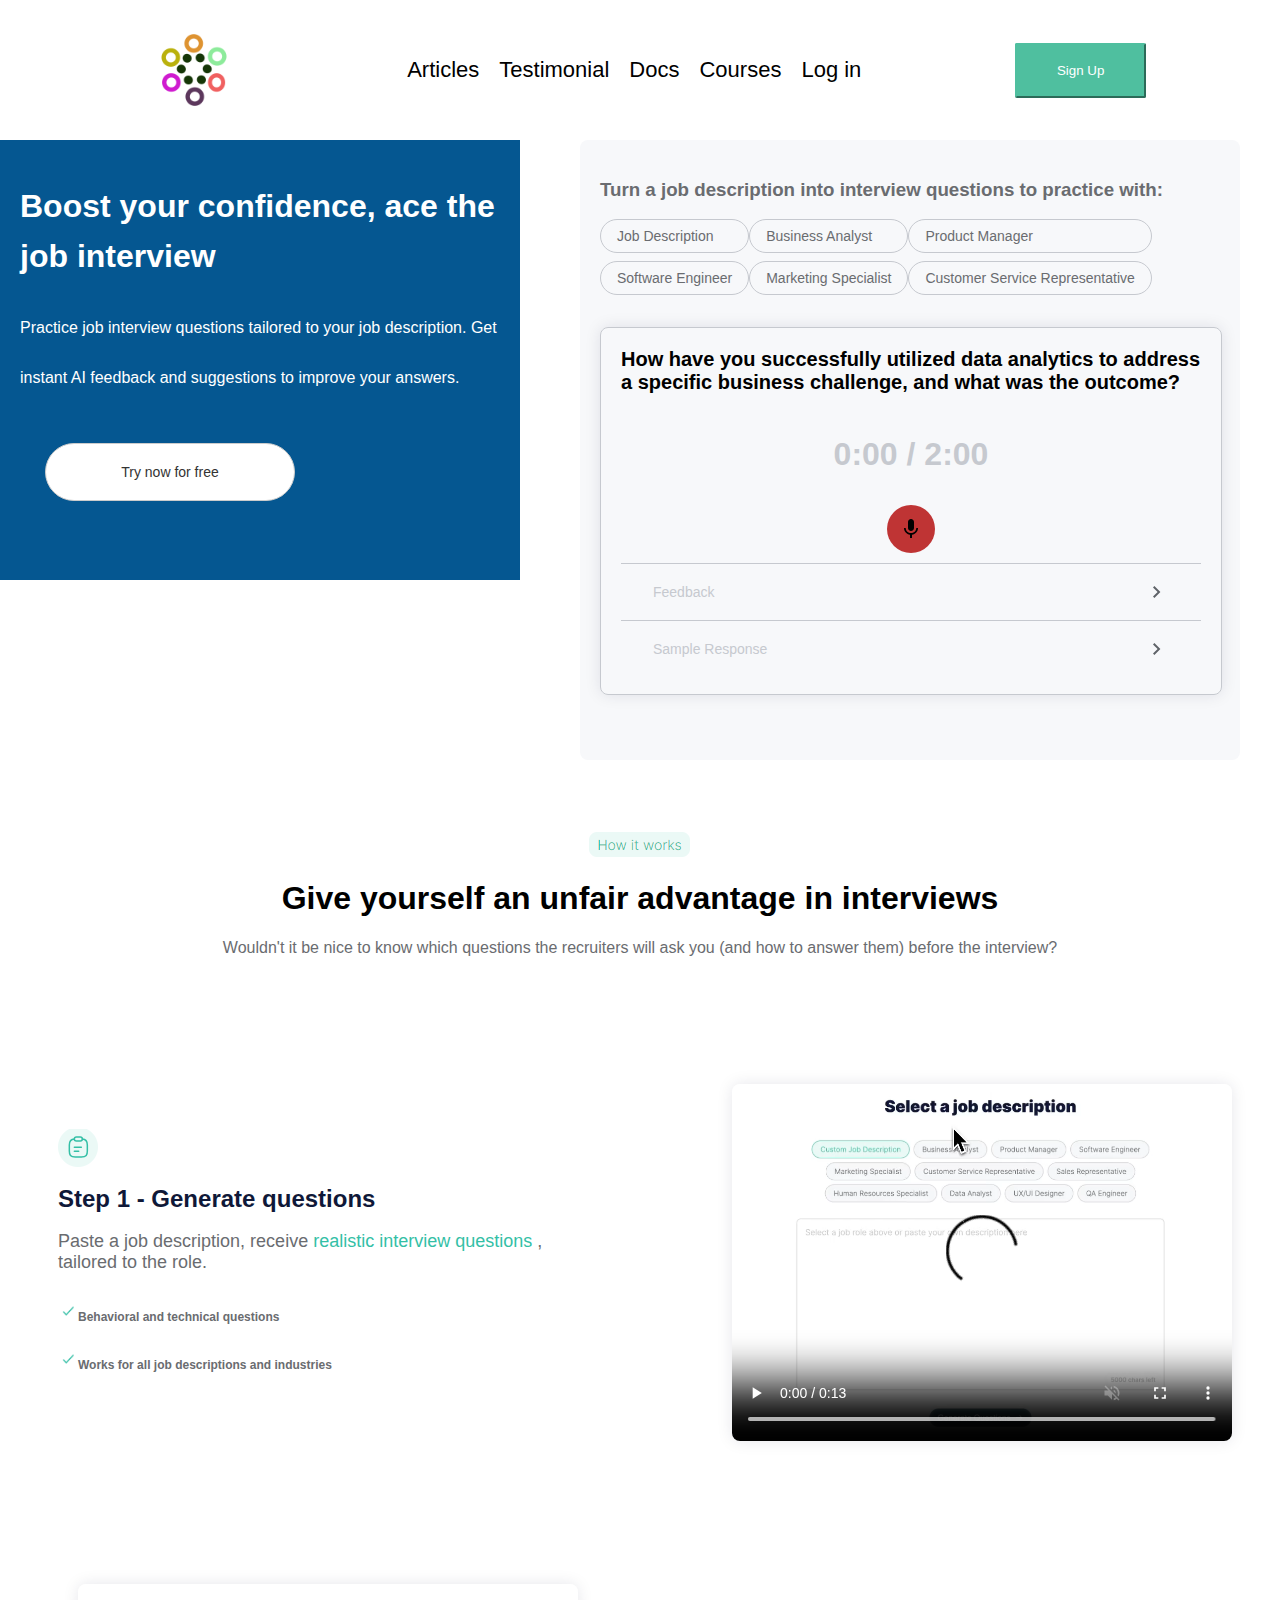
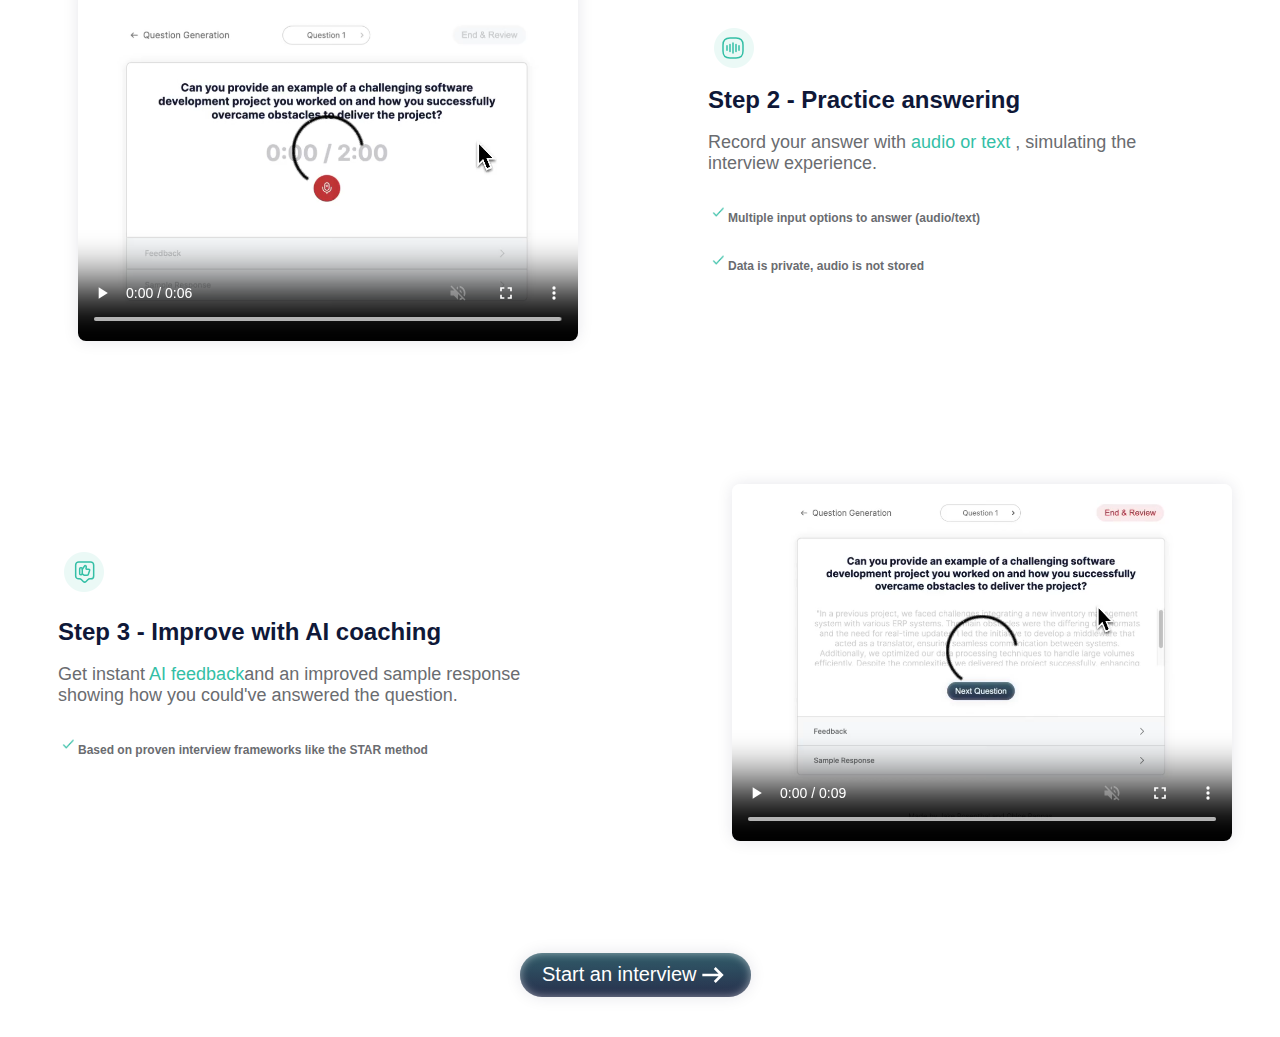
<file: index.html>
<html>
    <head>
        <link rel="stylesheet" href="./index.css">
    </head>
    <title>featurepreneur</title>
<body>

    <div class="container">
        <div class="navbar">
            <div class="logo">
                <img src="./logo.png" width="80px" height="80px">
            </div>
            <div class="nav-links">
                <ul>
                    <li><a href="#">Articles</a></li>
                    <li><a href="#">Testimonial</a></li>
                    <li><a href="#">Docs</a></li>
                    <li><a href="#">Courses</a></li>
                    <li><a href="#">Log in</a></li>

                </ul>
            </div>
            <div class="btn">
                <button class="sign" >Sign Up</button>
            </div>
        </div>
    </div>
    <div class="container1">
        <div class="mx-w">
            <div class="content">
                <h1 >Boost your confidence,
                    ace the job interview</h1>
                <p>Practice job interview questions tailored to your job description. Get instant AI feedback and suggestions to improve your answers.</p>
                <div class="button">
                    <div class="b-bt">
                        <button class="b-bt1">Try now for free</button>
                    </div>
                </div>
            </div>
                       <div class="right-comp">
                <div class="wrap-clm flex-clm">
                    <h3 style="color: #6a6c70;
                ">Turn a <b>job description</b>  into <b>interview questions</b> to practice with:
                    </h3>
                    <div class="chip">
                        <div class="role-chip">
                            <label class="chips border" >Job Description</label>
                            <label class="chips border">Business Analyst</label>
                            <label class="chips border">Product Manager</label>
                            <label class="chips border">Software Engineer</label>
                            <label class="chips border">Marketing Specialist</label>
                            <label class="chips border">Customer Service Representative</label>

                        </div>
                    </div> </div>
                    <div class="flx qusbox">
                        <div class="sub-qusbox">
                            <h2 style="font-size: 1.25rem;
                            font-weight: 700;
                            margin: 0;" >How have you successfully utilized data analytics to address a specific business challenge, and what was the outcome?</h2>
                        <div class="recorder">
                            <div class="stopwatch">
                                <p>0:00 / 2:00</p>
                            </div>
                            <button class="microphone">
                                <svg xmlns="http://www.w3.org/2000/svg" height="24" viewBox="0 0 24 24" width="24"><path d="M0 0h24v24H0z" fill="none"/><path d="M12 14c1.66 0 2.99-1.34 2.99-3L15 5c0-1.66-1.34-3-3-3S9 3.34 9 5v6c0 1.66 1.34 3 3 3zm5.3-3c0 3-2.54 5.1-5.3 5.1S6.7 14 6.7 11H5c0 3.41 2.72 6.23 6 6.72V21h2v-3.28c3.28-.48 6-3.3 6-6.72h-1.7z"/></svg>
                            </button>

                            
                        </div>

                        <details class="accordion-section">
                            <summary class="empty">
                                <h4>Feedback</h4>
                                <svg xmlns="http://www.w3.org/2000/svg" height="24px" viewBox="0 -960 960 960" width="24px" fill="#5f6368"><path d="M504-480 320-664l56-56 240 240-240 240-56-56 184-184Z"/></svg>
                            </summary>
                        </details>
                        <details class="accordion-section">
                            <summary class="empty">
                                <h4>Sample Response</h4>
                                <svg xmlns="http://www.w3.org/2000/svg" height="24px" viewBox="0 -960 960 960" width="24px" fill="#5f6368"><path d="M504-480 320-664l56-56 240 240-240 240-56-56 184-184Z"/></svg>
                            </summary>
                        </details>
                       
                    </div>
                </div>
            </div>
        </div>
    </div>

    <div class="sub-cont" style="text-align: center;padding: 40px;margin: 0 auto; margin-top: 30px;max-width: 1200px;">
        <img src="./howitworks.png">
        <h1><b>Give yourself an unfair advantage in interviews</b></h1>
        <p style="color: #6a6c70;">Wouldn't it be nice to know which questions the recruiters will ask you (and how to answer them) before the interview?
        </p>
    </div>

    <div class="container2">
        <div class="navbar1">
            <div class="content1">
                <div><img src="./step1.png">     
                </div>
                <h4 style="font-size: 1.5rem;
                font-weight: 600;
                margin: 0;
                color: #0f1838;padding-top: 18px;">Step 1 - Generate questions</h4> <br>
                <p style="margin: 0;
                font-size: 1.125rem;
                color: #6a6c70;">Paste a job description, receive <span style="color:#34BFA6"> realistic interview questions </span>, tailored to the role.</p>
                <div class="substep" style="line-height: 0.1;">
                    <h6 style="color: #6a6c70;font-size: 12px;"><img src="./tick.png" width="20px" height="20px">Behavioral and technical questions</h6>
                    <h6 style="color: #6a6c70; font-size: 12px;"><img src="./tick.png" width="20px" height="20px">Works for all job descriptions and industries</h6>
   
                </div>
                
            </div>
            
            <div class="step1">
                <video controls class="video-embed" width="560" height="560" autoplay muted>
                    <source src="./step-1.mp4" type="video/ogg">
                  </video>
                  
            </div>


        </div>
    </div>
    <div class="container3">
        <div class="navbar2">
            <div class="step2">
                <video controls class="video-embed" width="560" height="560" autoplay muted>
                    <source src="./step-2.mp4" type="video/ogg">
                  </video>
                  
            </div>

            <div class="content2">
                <div><img src="./step2.png">     
                </div>
                <h4 style="font-size: 1.5rem;
                font-weight: 600;
                margin: 0;
                color: #0f1838;padding-top: 18px;">Step 2 - Practice answering</h4> <br>
                <p style="margin: 0;
                font-size: 1.125rem;
                color: #6a6c70;">Record your answer with <span style="color:#34BFA6"> audio or text </span>, simulating the interview experience.</p>
                <div class="substep" style="line-height: 0.1;">
                    <h6 style="color: #6a6c70;font-size: 12px;"><img src="./tick.png" width="20px" height="20px">Multiple input options to answer (audio/text)</h6>
                    <h6 style="color: #6a6c70; font-size: 12px;"><img src="./tick.png" width="20px" height="20px">Data is private, audio is not stored</h6>
   
                </div>
                
            </div>
        

        </div>
    </div>
    <div class="container4">
        <div class="navbar3">
            <div class="content3">
                <div><img src="./step3.png">     
                </div>
                <h4 style="font-size: 1.5rem;
                font-weight: 600;
                margin: 0;
                color: #0f1838;padding-top: 18px;">Step 3 - Improve with AI coaching</h4> <br>
                <p style="margin: 0;
                font-size: 1.125rem;
                color: #6a6c70;">Get instant <span style="color:#34BFA6">  AI feedback</span>and an improved sample response showing how you could've answered the question.</p>
                <div class="substep" style="line-height: 0.1;">
                    <h6 style="color: #6a6c70;font-size: 12px;"><img src="./tick.png" width="20px" height="20px">Based on proven interview frameworks like the STAR method
                    </h6>
   
                </div>
                
            </div>
            
            <div class="step3">
                <video controls class="video-embed" width="560" height="560" autoplay muted>
                    <source src="./step-3.mp4" type="video/ogg">
                  </video>
                  
            </div>


        </div>
    </div>
    <div class="sub-cont1" style="padding: 40px;margin: 0 auto; margin-left: 480px;max-width: 1200px;">
        <button class="modern-btn">Start an interview
            <svg xmlns="http://www.w3.org/2000/svg" height="24px" viewBox="0 -960 960 960" width="24px" fill="#fff"><path d="m560-240-56-58 142-142H160v-80h486L504-662l56-58 240 240-240 240Z"/></svg>
        </button>
    </div>



</body>



</html>
</file>
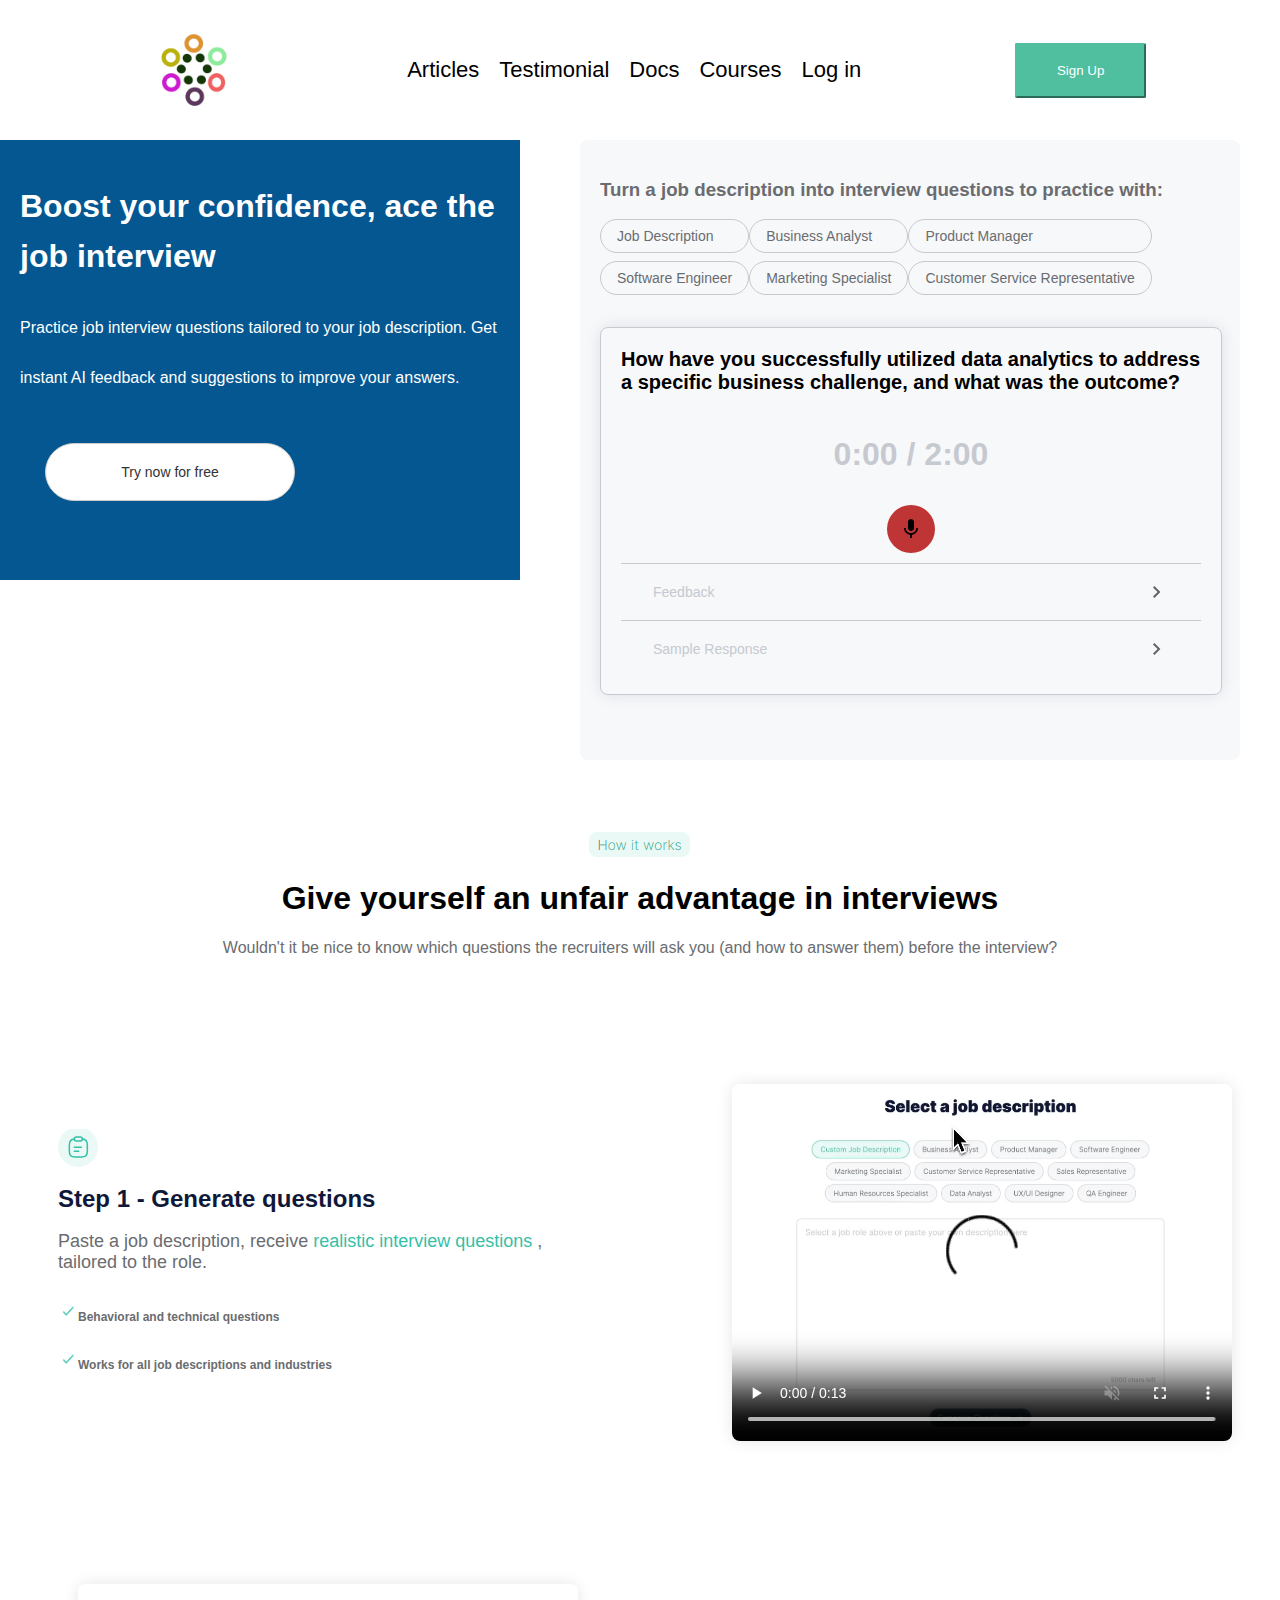
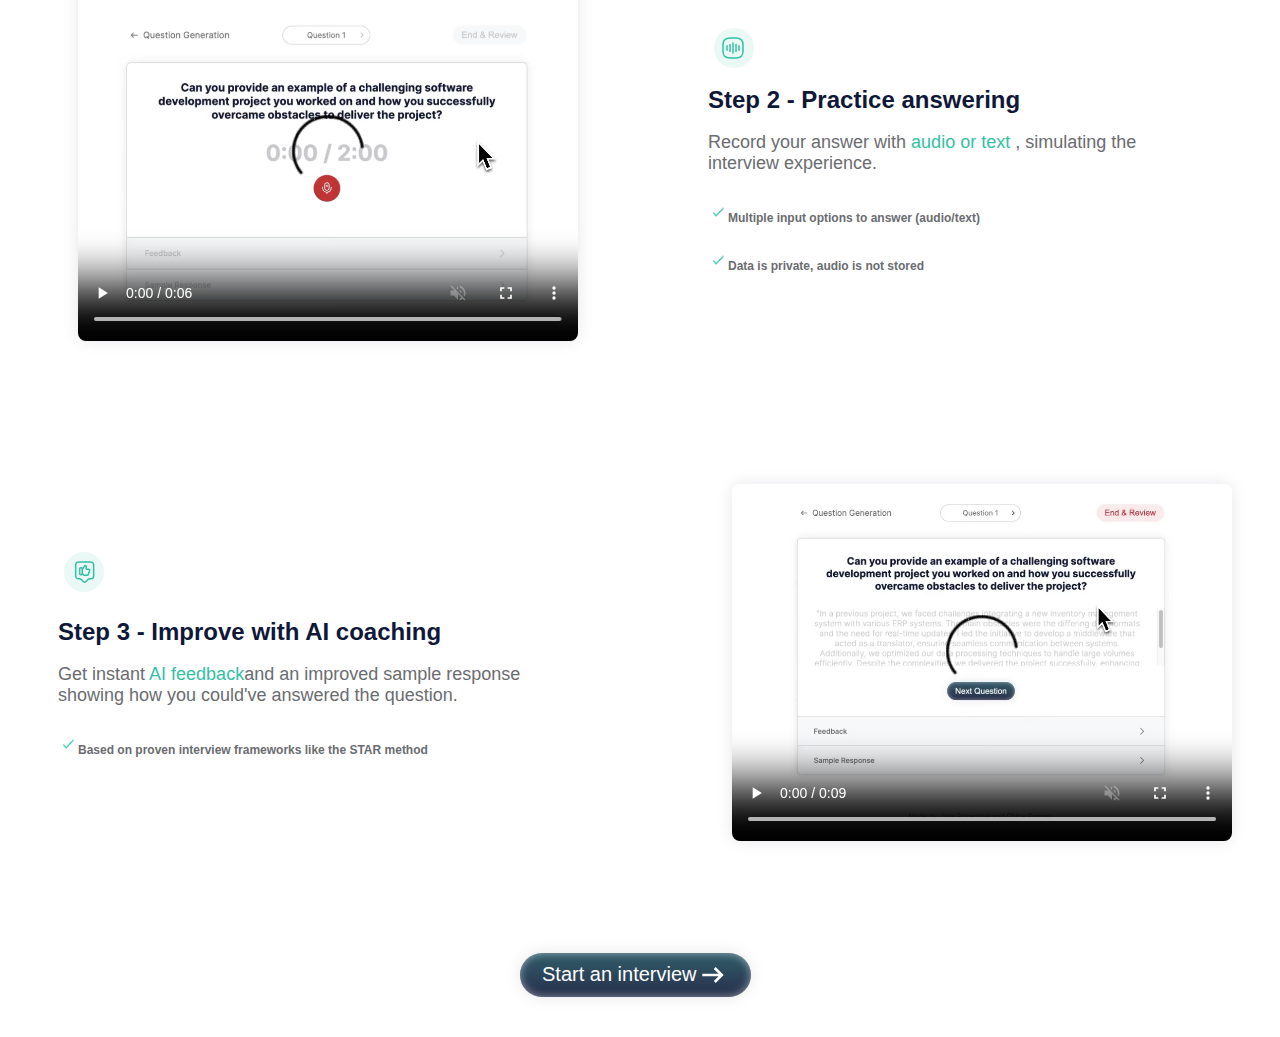
<file: index copy.html>
<html>
    <head>
        <link rel="stylesheet" href="./index.css">
    </head>
    <title>featurepreneur</title>
<body>

    <div class="container">
        <div class="navbar">
            <div class="logo">
                <img src="./logo.png" width="80px" height="80px">
            </div>
            <div class="nav-links">
                <ul>
                    <li><a href="#">Articles</a></li>
                    <li><a href="#">Testimonial</a></li>
                    <li><a href="#">Docs</a></li>
                    <li><a href="#">Courses</a></li>
                    <li><a href="#">Log in</a></li>

                </ul>
            </div>
            <div class="btn">
                <button class="sign" >Sign Up</button>
            </div>
        </div>
    </div>
    <div class="container1">
        <div class="mx-w">
            <div class="content">
                <h1 >Boost your confidence,
                    ace the job interview</h1>
                <p>Practice job interview questions tailored to your job description. Get instant AI feedback and suggestions to improve your answers.</p>
                <div class="button">
                    <div class="b-bt">
                        <button class="b-bt1">Try now for free</button>
                    </div>
                </div>
            </div>
                       <div class="right-comp">
                <div class="wrap-clm flex-clm">
                    <h3 style="color: #6a6c70;
                ">Turn a <b>job description</b>  into <b>interview questions</b> to practice with:
                    </h3>
                    <div class="chip">
                        <div class="role-chip">
                            <label class="chips border" >Job Description</label>
                            <label class="chips border">Business Analyst</label>
                            <label class="chips border">Product Manager</label>
                            <label class="chips border">Software Engineer</label>
                            <label class="chips border">Marketing Specialist</label>
                            <label class="chips border">Customer Service Representative</label>

                        </div>
                    </div> </div>
                    <div class="flx qusbox">
                        <div class="sub-qusbox">
                            <h2 style="font-size: 1.25rem;
                            font-weight: 700;
                            margin: 0;" >How have you successfully utilized data analytics to address a specific business challenge, and what was the outcome?</h2>
                        <div class="recorder">
                            <div class="stopwatch">
                                <p>0:00 / 2:00</p>
                            </div>
                            <button class="microphone">
                                <svg xmlns="http://www.w3.org/2000/svg" height="24" viewBox="0 0 24 24" width="24"><path d="M0 0h24v24H0z" fill="none"/><path d="M12 14c1.66 0 2.99-1.34 2.99-3L15 5c0-1.66-1.34-3-3-3S9 3.34 9 5v6c0 1.66 1.34 3 3 3zm5.3-3c0 3-2.54 5.1-5.3 5.1S6.7 14 6.7 11H5c0 3.41 2.72 6.23 6 6.72V21h2v-3.28c3.28-.48 6-3.3 6-6.72h-1.7z"/></svg>
                            </button>

                            
                        </div>

                        <details class="accordion-section">
                            <summary class="empty">
                                <h4>Feedback</h4>
                                <svg xmlns="http://www.w3.org/2000/svg" height="24px" viewBox="0 -960 960 960" width="24px" fill="#5f6368"><path d="M504-480 320-664l56-56 240 240-240 240-56-56 184-184Z"/></svg>
                            </summary>
                        </details>
                        <details class="accordion-section">
                            <summary class="empty">
                                <h4>Sample Response</h4>
                                <svg xmlns="http://www.w3.org/2000/svg" height="24px" viewBox="0 -960 960 960" width="24px" fill="#5f6368"><path d="M504-480 320-664l56-56 240 240-240 240-56-56 184-184Z"/></svg>
                            </summary>
                        </details>
                       
                    </div>
                </div>
            </div>
        </div>
    </div>

    <div class="sub-cont" style="text-align: center;padding: 40px;margin: 0 auto; margin-top: 30px;max-width: 1200px;">
        <img src="./howitworks.png">
        <h1><b>Give yourself an unfair advantage in interviews</b></h1>
        <p style="color: #6a6c70;">Wouldn't it be nice to know which questions the recruiters will ask you (and how to answer them) before the interview?
        </p>
    </div>

    <div class="container2">
        <div class="navbar1">
            <div class="content1">
                <div><img src="./step1.png">     
                </div>
                <h4 style="font-size: 1.5rem;
                font-weight: 600;
                margin: 0;
                color: #0f1838;padding-top: 18px;">Step 1 - Generate questions</h4> <br>
                <p style="margin: 0;
                font-size: 1.125rem;
                color: #6a6c70;">Paste a job description, receive <span style="color:#34BFA6"> realistic interview questions </span>, tailored to the role.</p>
                <div class="substep" style="line-height: 0.1;">
                    <h6 style="color: #6a6c70;font-size: 12px;"><img src="./tick.png" width="20px" height="20px">Behavioral and technical questions</h6>
                    <h6 style="color: #6a6c70; font-size: 12px;"><img src="./tick.png" width="20px" height="20px">Works for all job descriptions and industries</h6>
   
                </div>
                
            </div>
            
            <div class="step1">
                <video controls class="video-embed" width="560" height="560" autoplay muted>
                    <source src="./step-1.mp4" type="video/ogg">
                  </video>
                  
            </div>


        </div>
    </div>
    <div class="container3">
        <div class="navbar2">
            <div class="step2">
                <video controls class="video-embed" width="560" height="560" autoplay muted>
                    <source src="./step-2.mp4" type="video/ogg">
                  </video>
                  
            </div>

            <div class="content2">
                <div><img src="./step2.png">     
                </div>
                <h4 style="font-size: 1.5rem;
                font-weight: 600;
                margin: 0;
                color: #0f1838;padding-top: 18px;">Step 2 - Practice answering</h4> <br>
                <p style="margin: 0;
                font-size: 1.125rem;
                color: #6a6c70;">Record your answer with <span style="color:#34BFA6"> audio or text </span>, simulating the interview experience.</p>
                <div class="substep" style="line-height: 0.1;">
                    <h6 style="color: #6a6c70;font-size: 12px;"><img src="./tick.png" width="20px" height="20px">Multiple input options to answer (audio/text)</h6>
                    <h6 style="color: #6a6c70; font-size: 12px;"><img src="./tick.png" width="20px" height="20px">Data is private, audio is not stored</h6>
   
                </div>
                
            </div>
        

        </div>
    </div>
    <div class="container4">
        <div class="navbar3">
            <div class="content3">
                <div><img src="./step3.png">     
                </div>
                <h4 style="font-size: 1.5rem;
                font-weight: 600;
                margin: 0;
                color: #0f1838;padding-top: 18px;">Step 3 - Improve with AI coaching</h4> <br>
                <p style="margin: 0;
                font-size: 1.125rem;
                color: #6a6c70;">Get instant <span style="color:#34BFA6">  AI feedback</span>and an improved sample response showing how you could've answered the question.</p>
                <div class="substep" style="line-height: 0.1;">
                    <h6 style="color: #6a6c70;font-size: 12px;"><img src="./tick.png" width="20px" height="20px">Based on proven interview frameworks like the STAR method
                    </h6>
   
                </div>
                
            </div>
            
            <div class="step3">
                <video controls class="video-embed" width="560" height="560" autoplay muted>
                    <source src="./step-3.mp4" type="video/ogg">
                  </video>
                  
            </div>


        </div>
    </div>
    <div class="sub-cont1" style="padding: 40px;margin: 0 auto; margin-left: 480px;max-width: 1200px;">
        <button class="modern-btn">Start an interview
            <svg xmlns="http://www.w3.org/2000/svg" height="24px" viewBox="0 -960 960 960" width="24px" fill="#fff"><path d="m560-240-56-58 142-142H160v-80h486L504-662l56-58 240 240-240 240Z"/></svg>
        </button>
    </div>



</body>



</html>
</file>
<file: index.css>
body{
    margin:0;
    font-family: 'Montserrat', sans-serif;
}
.container{
    padding: 20px; background-color:#fff;
}
 
  .navbar  {
     display: flex; align-items: center;
 justify-content: space-evenly; max-width: 1350px;
  margin-left: auto; margin-right: auto;  width: 100%; padding: 10px;}

  .container .nav-links ul {
     display: flex;
     list-style-type: none;
 }
  .container .nav-links ul li a{
     text-decoration: none;
     margin: 0 10px;
     color: black;
     font-size: 22px; font-weight: 400;
  }
  .container .logo,.container .nav-links{
     display: flex;
     align-items: center;
  }
  
  .btn{
    display: flex; align-items: center; gap:6px;
  }
  
  .sign{
    padding: 16px 40px;
    height: 55px;
    margin: 0 0 0 20px;
    color: #fff ;
    background-color: #4fbf9f;
    border-color: #4fbf9f;
    border-radius: 2px;
  }
   
.container1{
    max-width: 1200px;
    margin: 0 auto; padding: 0;
}
.content{
        width: 40%;
        float: left;
        background: #055791;
        padding: 20px;
        height: 400px;
        color: #fff;
        line-height: 50px;
        margin-left: -40px;
}
.b-bt{
    padding: 15px 25px;
    margin-top: 25px;
}
.b-bt1{
    border-radius: 40px;
    outline: 0;
    display: inline-block;
    padding: 18px; width: 250px;
    margin-bottom: 0;
    font-size: 14px;
    border: 1px solid transparent;
    font-weight: 400;
    color: #333;
    background-color: #fff;
    border-color: #ccc;
    line-height: 1.42857143;
    text-align: center;
}
.right-comp{
    display: flex;
    flex-direction: column;
    align-items: flex-start;
    justify-content: center;
    gap: 32px; padding: 20px;border-radius: 8px;
    background: #f7f8fa;
    position: relative; max-width: 620px;
    width: 60%; height: 580px;
    }   
.wrap-clm {
    text-align: left;
    flex: 5 1;
}

.chip>.role-chip{
    display: inline-grid;
    grid-template-columns: auto auto auto;
    row-gap: 8px;
}
.role-chip{
    justify-content: flex-start;
    align-items: flex-start; 
}
.chips.border{
    border: 1px solid #c6c9cf;
}
.chips.border:hover{
    color: white; background-color: #34bfa6;
}
.chips{
    font-size: .875em;
    padding: 8px 16px;
    border-radius: 24px;
    color: #6a6c70;
    background-color: #f7f8fa;
    transition: .3s ease;
    cursor: pointer; 
}
.mx-w{
    display: flex;justify-content: space-between; max-width: 1200px;
}
.qusbox{
    width: 100%;
    margin: auto;
    border: 1px solid #c6c9cf;
    border-radius: 8px;
    overflow: hidden;
    box-shadow: 0 0 16px rgba(15, 24, 56, .1);  
    margin-bottom: 45px;
}
.sub-qusbox{
    padding: 20px;
}
.recorder{
    padding: 10px;
}
.stopwatch {
    font-size: 32px;
    font-weight: 700;
    margin: 0;  color: #c6c9cf; text-align: center;
}
.microphone{
    width: 48px;
    height: 48px;
    border-radius: 24px;
    border: 0;
    color: #fff;
    background-color: #bf3434;
    margin: 16px auto 0;
    display: flex;
    align-items: center;
    justify-content: center;  
}
.accordion-section {
    background-color: #f7f8fa;
    border-top: 1px solid #c6c9cf;
    text-align: left;
    position: relative;
    padding: 16px 32px;
    width: 100%;
    box-sizing: border-box;
}
.accordion-section summary.empty {
    pointer-events: none;
    cursor: default;
}
.accordion-section summary{
    display: flex;
    flex-direction: row;
    justify-content: space-between;
    align-items: center;
}
.accordion-section summary h4{
    font-size: .875rem;
    font-weight: 500;
    color: #c6c9cf;
    margin: 0; 
}
.container2 , .container3 , .container4 {
    margin: auto; padding: 0px;
     max-width: 1200px; min-height:500px; display: flex;align-items: center;
     justify-content: flex-start; 
     }

.container2 .navbar1, .container3 .navbar2, .container4 .navbar3{
    max-width: 1200px;
    display: flex;
    align-items: center;
    margin: 0 auto; padding: 8px;
}

.navbar1 .content1, .navbar3 .content3{
width: 50%; padding: 30px;
text-align: left;
    margin-left: -20px;}

.navbar1 .step1, .navbar3 .step3{
    max-width: 500px; margin-left: 130px; 
    display: flex;
    width: 100%;
    position: relative;
}
.video-embed{
    width: 100%;
    height: 100%;
    border-radius: 8px;
    box-shadow: 0 0 16px rgba(15, 24, 56, .1);
}
.navbar2 .content2{
    width: 50%; padding: 30px;
margin-left: 100px;}
.navbar2 .step2{
    max-width: 500px; margin-left: 30px; 
    display: flex;
    width: 100%;
    position: relative;
}
.modern-btn{
    height: 22px;
    padding: 22px;
    font-size: 1.25rem;
    border-radius: 80px;
    color: #fff;
    background: linear-gradient(0deg, hsla(0, 0%, 100%, .1), hsla(0, 0%, 100%, .1)), linear-gradient(180deg, rgba(52, 191, 166, .3), rgba(15, 24, 56, .3)), #0f1838;
    box-shadow: 0 0 16px 0 rgba(15, 24, 56, .1), inset 0 0 8px 0 hsla(0, 0%, 100%, .5);
    display: flex;
    align-items: center;
    border: none;
}
.modern-btn>svg{
    width: 32px;
    height: 32px;
}
</file>
